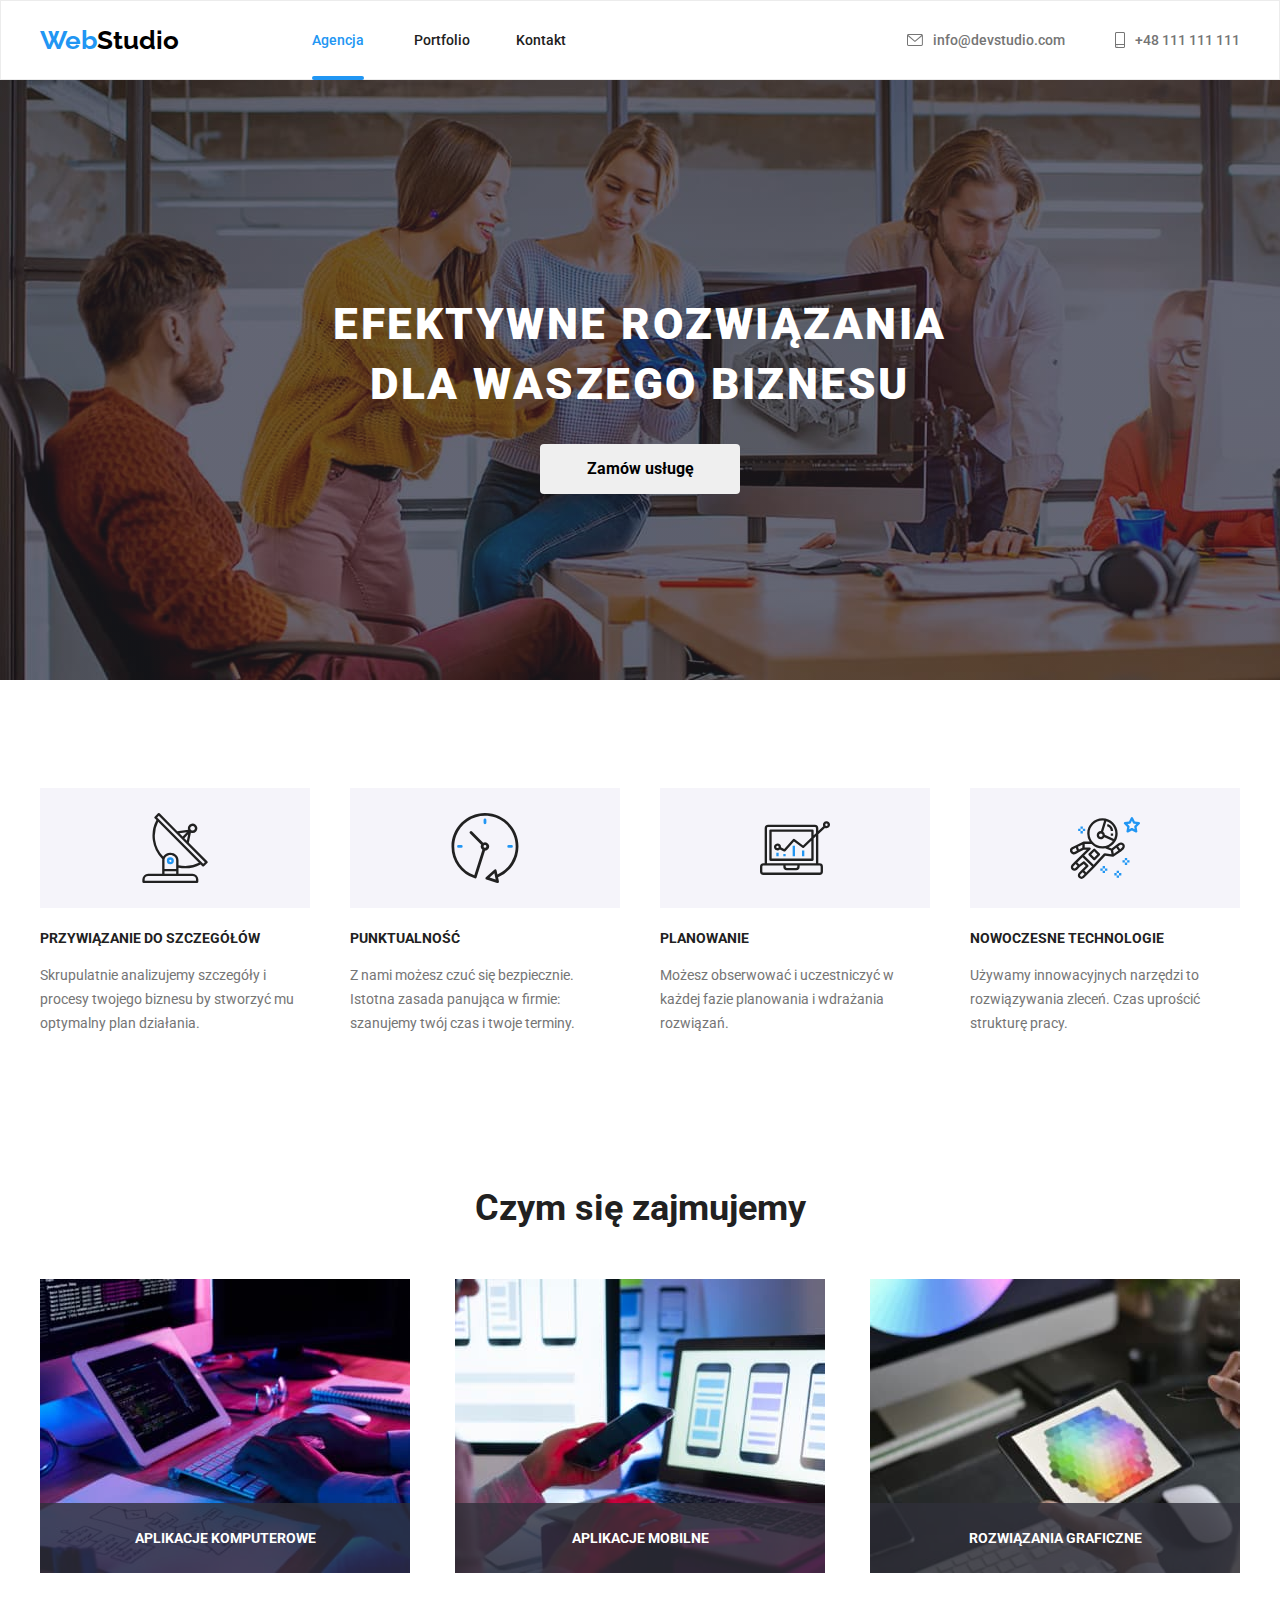
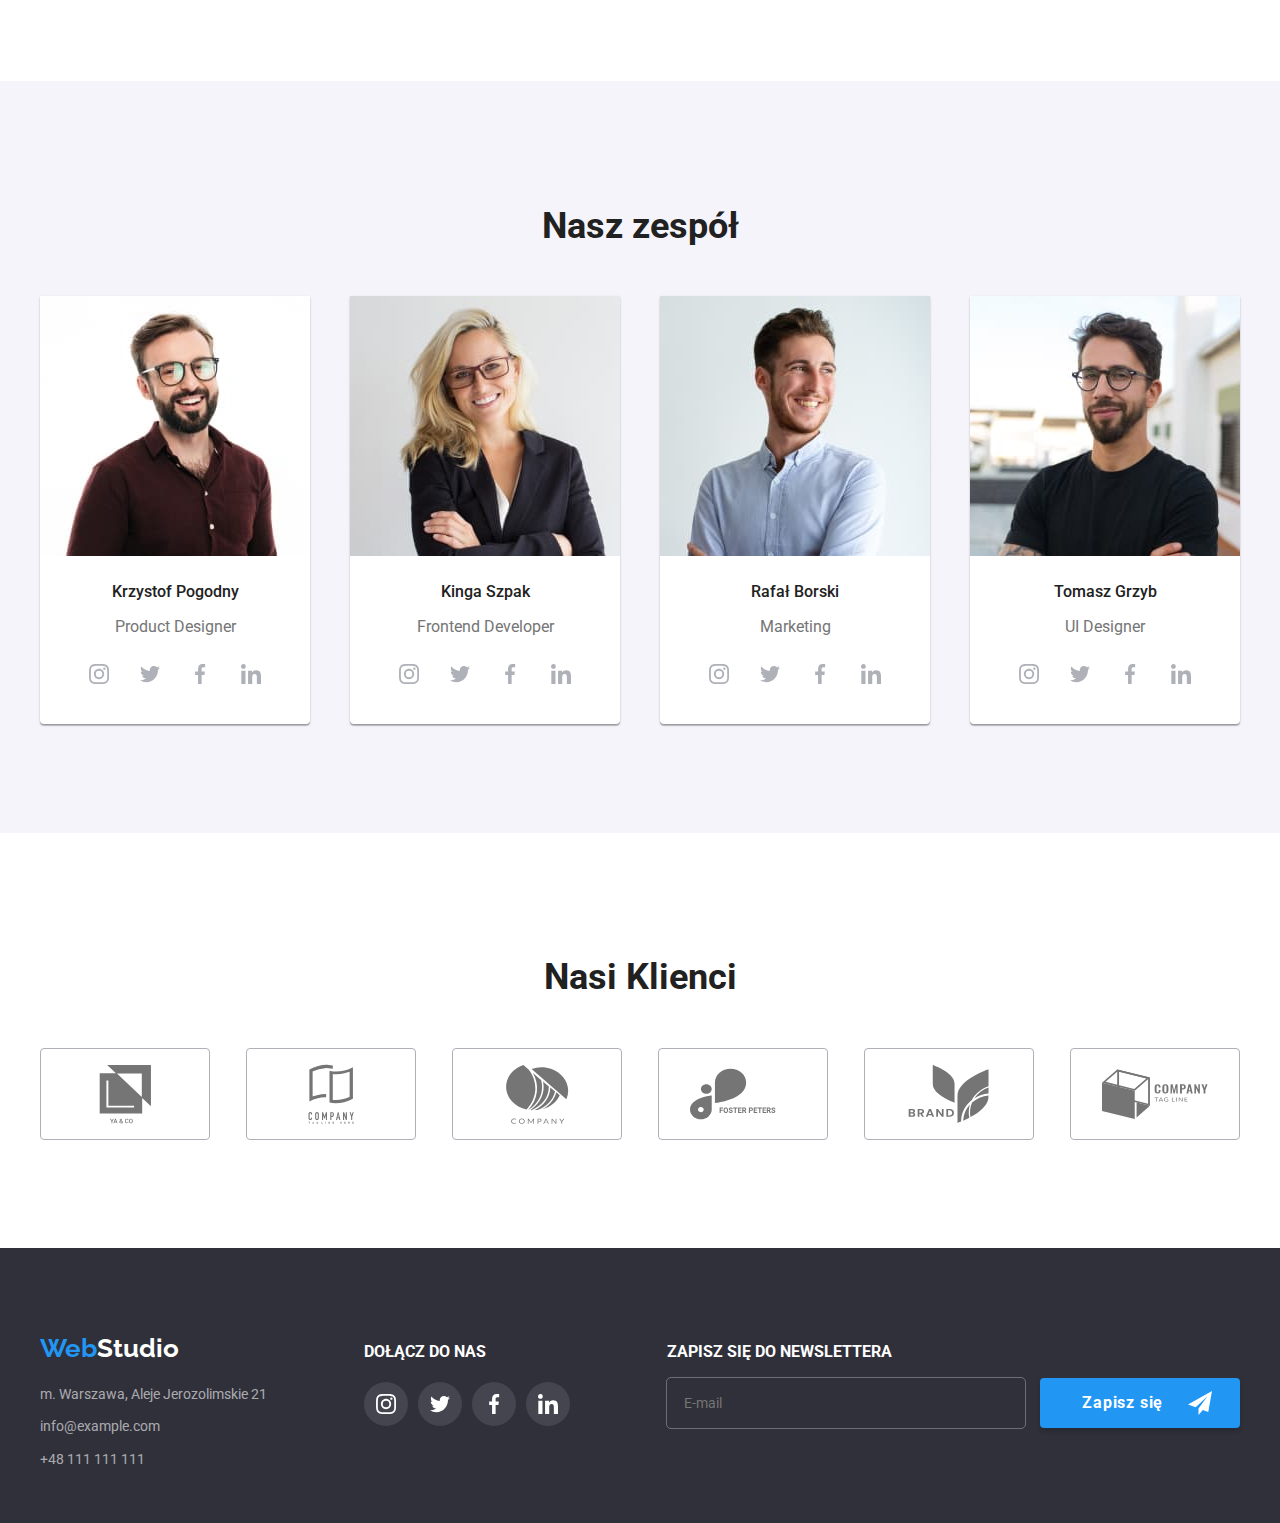
<file: index.html>
<!DOCTYPE html>
<html lang="pl">
  <head>
    <meta charset="UTF-8" />
    <meta http-equiv="X-UA-Compatible" content="IE=edge" />
    <meta name="viewport" content="width=device-width, initial-scale=1.0" />
    <title>Zadanie Domowe #6</title>
    <link rel="preconnect" href="https://fonts.googleapis.com" />
    <link rel="preconnect" href="https://fonts.gstatic.com" crossorigin />
    <link
      href="https://fonts.googleapis.com/css2?family=Raleway:wght@700&family=Roboto:wght@400;500;700;900&display=swap"
      rel="stylesheet" />
    <link href="css/modern-normalize.css" rel="stylesheet" />
    <link href="css/styles.css" rel="stylesheet" />
  </head>

  <body>
    <header>
      <!--Menu-->
      <div class="menu">
        <div class="container">
          <section class="spacing-header">
            <nav>
              <a href="index.html" class="website-logo"
                ><span class="brand-color-logo">Web</span>Studio</a
              >
              <ul class="navigation-list">
                <li class="nav-list-item">
                  <a href="index.html" class="nav-link current">Agencja</a>
                </li>
                <li class="nav-list-item">
                  <a href="portfolio.html" class="nav-link">Portfolio</a>
                </li>
                <li class="nav-list-item">
                  <a href="#" class="nav-link">Kontakt</a>
                </li>
              </ul>
            </nav>
            <ul class="header-contact">
              <li class="header-contact-item">
                <a class="info-header" href="mailto:info@devstudio.com"
                  ><svg class="icon-header" width="16" height="12">
                    <use href="images/icons.svg#icon-envelope"></use></svg>info@devstudio.com</a>
              </li>
              <li class="header-contact-item">
                <a class="info-header" href="tel:+48111111111"
                  ><svg class="icon-header" width="10" height="16">
                    <use href="images/icons.svg#icon-smartphone"></use></svg>+48 111 111 111</a>
              </li>
            </ul>
          </section>
        </div>
      </div>

      <!--Hero-->
      <section class="hero-background">
        <div class="container">
          <div class="hero-spacing">
            <h1 class="hero-header">
              Efektywne rozwiązania dla waszego biznesu
            </h1>
            <button class="hero-select" type="button" data-modal-open>
              Zamów usługę
            </button>
          </div>
        </div>
      </section>
    </header>

    <main>
      <!--Opisy... czegoś-->

      <section class="background-main section-lorem">
        <div class="container">
          <ul class="spacing-main-abilities">
            <li class="abilities-box">
              <svg class="group-item" width="70" height="70">
                <use href="images/icons.svg#icon-antenna"></use>
              </svg>
              <h4 class="abilities-name">Przywiązanie Do Szczegółów</h4>
              <p class="abilities-description">
                Skrupulatnie analizujemy szczegóły i procesy twojego biznesu by
                stworzyć mu optymalny plan działania.
              </p>
            </li>

            <li class="abilities-box">
              <svg class="group-item" width="70" height="70">
                <use href="images/icons.svg#icon-clock"></use>
              </svg>
              <h4 class="abilities-name">Punktualność</h4>
              <p class="abilities-description">
                Z nami możesz czuć się bezpiecznie. Istotna zasada panująca w
                firmie: szanujemy twój czas i twoje terminy.
              </p>
            </li>

            <li class="abilities-box">
              <svg class="group-item" width="70" height="70">
                <use href="images/icons.svg#icon-diagram"></use>
              </svg>
              <h4 class="abilities-name">Planowanie</h4>
              <p class="abilities-description">
                Możesz obserwować i uczestniczyć w każdej fazie planowania i
                wdrażania rozwiązań.
              </p>
            </li>

            <li class="abilities-box">
              <svg class="group-item" width="70" height="70">
                <use href="images/icons.svg#icon-astronaut"></use>
              </svg>
              <h4 class="abilities-name">Nowoczesne Technologie</h4>
              <p class="abilities-description">
                Używamy innowacyjnych narzędzi to rozwiązywania zleceń. Czas
                uprościć strukturę pracy.
              </p>
            </li>
          </ul>
        </div>
      </section>

      <section class="section background-main">
        <!--Czym się zajmujemy (mogę tylko zgadywać co te zdjęcia mają przedstawiać)-->
        <div class="container">
          <h2 class="job-title">Czym się zajmujemy</h2>
          <ul class="job-example">
            <li class="job-item">
              <div class="job-list-item">Aplikacje Komputerowe</div>
              <img
                src="images/whatdowedo/whatdowedo1.jpg"
                alt="kodowanie"
                width="370"
                height="294" />
            </li>
            <li class="job-item">
              <div class="job-list-item">Aplikacje Mobilne</div>
              <img
                src="images/whatdowedo/whatdowedo2.jpg"
                alt="stylowanie"
                width="370"
                height="294" />
            </li>
            <li class="job-item">
              <div class="job-list-item">Rozwiązania Graficzne</div>
              <img
                src="images/whatdowedo/whatdowedo3.jpg"
                alt="projektowanie"
                width="370"
                height="294" />
            </li>
          </ul>
        </div>
      </section>

      <!--Nasz Zespół-->
      <section class="our-team-background section">
        <div class="container">
          <h2 class="job-title">Nasz zespół</h2>

          <ul class="job-example">
            <li class="our-team-photo">
              <img
                src="images/ourteam/team1.jpg"
                alt="product designer John Doe"
                width="270"
                height="260" />

              <h3 class="team-name">Krzystof Pogodny</h3>
              <p class="team-job">Product Designer</p>
              <ul class="social-media-list">
                <li class="social-media-item">
                  <svg class="social-media-icon" width="20" height="20">
                    <use href="images/icons.svg#icon-instagram"></use>
                  </svg>
                </li>
                <li class="social-media-item">
                  <svg class="social-media-icon" width="20" height="20">
                    <use href="images/icons.svg#icon-twitter"></use>
                  </svg>
                </li>
                <li class="social-media-item">
                  <svg class="social-media-icon" width="20" height="20">
                    <use href="images/icons.svg#icon-facebook"></use>
                  </svg>
                </li>
                <li class="social-media-item">
                  <svg class="social-media-icon" width="20" height="20">
                    <use href="images/icons.svg#icon-linkedin"></use>
                  </svg>
                </li>
              </ul>
            </li>

            <li class="our-team-photo">
              <img
                src="images/ourteam/team2.jpg"
                alt="frontend developer John Doe"
                width="270"
                height="260" />

              <h3 class="team-name">Kinga Szpak</h3>
              <p class="team-job">Frontend Developer</p>
              <ul class="social-media-list">
                <li class="social-media-item">
                  <svg class="social-media-icon" width="20" height="20">
                    <use href="images/icons.svg#icon-instagram"></use>
                  </svg>
                </li>
                <li class="social-media-item">
                  <svg class="social-media-icon" width="20" height="20">
                    <use href="images/icons.svg#icon-twitter"></use>
                  </svg>
                </li>
                <li class="social-media-item">
                  <svg class="social-media-icon" width="20" height="20">
                    <use href="images/icons.svg#icon-facebook"></use>
                  </svg>
                </li>
                <li class="social-media-item">
                  <svg class="social-media-icon" width="20" height="20">
                    <use href="images/icons.svg#icon-linkedin"></use>
                  </svg>
                </li>
              </ul>
            </li>
            <li class="our-team-photo">
              <img
                src="images/ourteam/team3.jpg"
                alt="marketing John Doe"
                width="270"
                height="260" />

              <h3 class="team-name">Rafał Borski</h3>
              <p class="team-job">Marketing</p>
              <ul class="social-media-list">
                <li class="social-media-item">
                  <svg class="social-media-icon" width="20" height="20">
                    <use href="images/icons.svg#icon-instagram"></use>
                  </svg>
                </li>
                <li class="social-media-item">
                  <svg class="social-media-icon" width="20" height="20">
                    <use href="images/icons.svg#icon-twitter"></use>
                  </svg>
                </li>
                <li class="social-media-item">
                  <svg class="social-media-icon" width="20" height="20">
                    <use href="images/icons.svg#icon-facebook"></use>
                  </svg>
                </li>
                <li class="social-media-item">
                  <svg class="social-media-icon" width="20" height="20">
                    <use href="images/icons.svg#icon-linkedin"></use>
                  </svg>
                </li>
              </ul>
            </li>
            <li class="our-team-photo">
              <img
                src="images/ourteam/team4.jpg"
                alt="UI Designer John Doe"
                width="270"
                height="260" />

              <h3 class="team-name">Tomasz Grzyb</h3>
              <p class="team-job">UI Designer</p>
              <ul class="social-media-list">
                <li class="social-media-item">
                  <svg width="20" height="20">
                    <use href="images/icons.svg#icon-instagram"></use>
                  </svg>
                </li>
                <li class="social-media-item">
                  <svg width="20" height="20">
                    <use href="images/icons.svg#icon-twitter"></use>
                  </svg>
                </li>
                <li class="social-media-item">
                  <svg width="20" height="20">
                    <use href="images/icons.svg#icon-facebook"></use>
                  </svg>
                </li>
                <li class="social-media-item">
                  <svg width="20" height="20">
                    <use href="images/icons.svg#icon-linkedin"></use>
                  </svg>
                </li>
              </ul>
            </li>
          </ul>
        </div>
      </section>
      <section class="our-clients section">
        <div class="container">
          <h2 class="job-title">Nasi Klienci</h2>
          <ul class="our-clients-list">
            <li class="our-clients-icon">
              <svg width="106" height="60">
                <use href="images/icons.svg#icon-YACO"></use>
              </svg>
            </li>
            <li class="our-clients-icon">
              <svg width="106" height="60">
                <use href="images/icons.svg#icon-Company-Tagline-Here"></use>
              </svg>
            </li>
            <li class="our-clients-icon">
              <svg width="106" height="60">
                <use href="images/icons.svg#icon-Company"></use>
              </svg>
            </li>
            <li class="our-clients-icon">
              <svg width="106" height="60">
                <use href="images/icons.svg#icon-Foster-Peters"></use>
              </svg>
            </li>
            <li class="our-clients-icon">
              <svg width="106" height="60">
                <use href="images/icons.svg#icon-Brand"></use>
              </svg>
            </li>
            <li class="our-clients-icon">
              <svg width="106" height="60">
                <use href="images/icons.svg#icon-Company-Tag-Line"></use>
              </svg>
            </li>
          </ul>
        </div>
      </section>
    </main>
    <footer class="background-footer">
      <div class="container wrapper">
        <!--Dane kontaktowe-->
        <address>
          <ul class="spacing-footer">
            <li>
              <a href="index.html" class="website-logo-footer"
                ><span class="brand-color-logo">Web</span
                ><span class="alternate-logo-color">Studio</span></a
              >
            </li>
            <li>
              <a
                class="info-footer"
                href="https://goo.gl/maps/Q5S3VX1AJdWTQytPA"
                target="_blank">
                m. Warszawa, Aleje Jerozolimskie 21</a
              >
            </li>
            <li>
              <a class="info-footer" href="mailto:info@example.com"
                >info@example.com</a
              >
            </li>
            <li>
              <a class="info-footer" href="tel:+48111111111">+48 111 111 111</a>
            </li>
          </ul>
        </address>
        <div class="social-media-list-footer">
          <h3 class="join-us">Dołącz do nas</h3>
          <ul class="social-media-list-items">
            <li class="social-media-item-footer">
              <svg width="20" height="20">
                <use href="images/icons.svg#icon-instagram"></use>
              </svg>
            </li>
            <li class="social-media-item-footer">
              <svg width="20" height="20">
                <use href="images/icons.svg#icon-twitter"></use>
              </svg>
            </li>
            <li class="social-media-item-footer">
              <svg width="20" height="20">
                <use href="images/icons.svg#icon-facebook"></use>
              </svg>
            </li>
            <li class="social-media-item-footer">
              <svg width="20" height="20">
                <use href="images/icons.svg#icon-linkedin"></use>
              </svg>
            </li>
          </ul>
        </div>

        <form class="form-spacing">
          <h3 class="sign-in">Zapisz się do newslettera</h3>
          <label class="label-items">
            <input
              class="input-item"
              name="footer-email"
              type="email"
              placeholder="E-mail"
              minlength="5" />
          </label>
          <button type="submit" class="sign-in-button">
            <p class="sign-in-text">Zapisz się</p>
            <svg class="sign-in-icon" width="24" height="24">
              <use href="images/icons.svg#icon-icon-send"></use>
            </svg>
          </button>
        </form>
      </div>
    </footer>
    <div class="backdrop is-hidden" data-modal>
      <div class="modal">
        <button type="button" class="close-btn" data-modal-close></button>
        <h2 class="modal-header">Zostaw swoje dane w formularzu poniżej</h2>
        <form class="form-list">
          <label class="form-item">
            <span class="label-span">Imię</span>
            <input
              class="input-box"
              type="text"
              name="modal-name"
              minlength="2"
              placeholder="Jan" />
            <svg class="input-box-name" width="12" height="12">
              <use href="images/icons.svg#icon-Person"></use>
            </svg>
          </label>
          <label class="form-item">
            <span class="label-span">Telefon</span>
            <input
              class="input-box"
              type="text"
              name="modal-phone"
              minlength="9"
              placeholder="+48 123 456 789" />
            <svg class="input-box-phone" width="13" height="13">
              <use href="images/icons.svg#icon-Phone"></use>
            </svg>
          </label>
          <label class="form-item">
            <span class="label-span">Email</span>
            <input
              class="input-box"
              type="email"
              name="modal-email"
              minlength="5"
              placeholder="jan.kowalski@wp.pl" />
            <svg class="input-box-email" width="15" height="12">
              <use href="images/icons.svg#icon-Envelope-alt"></use>
            </svg>
          </label>
          <label class="form-item">
            Komentarz
            <textarea
              class="text-area-box"
              name="feedback"
              placeholder="Wprowadź tekst"></textarea>
          </label>

          <label class="form-consent"
            >Oświadczam iż akceptuję
            <a class="consent-link" href="#">Regulamin</a> i
            <a class="consent-link" href="#">Politykę Prywatności.</a>
            <input
              class="checkbox-size"
              type="checkbox"
              name="modal-checkbox" />
            <svg class="vector-outline">
              <use href="images/icons.svg#icon-Checkbox"></use>
            </svg>
            <svg class="vector-background">
              <use href="images/icons.svg#icon-Vector"></use>
            </svg>
          </label>
          <button class="sign-in-button" type="submit">Wyślij</button>
        </form>
      </div>
    </div>
    <script src="./js/modal.js"></script>
  </body>
</html>
</file>
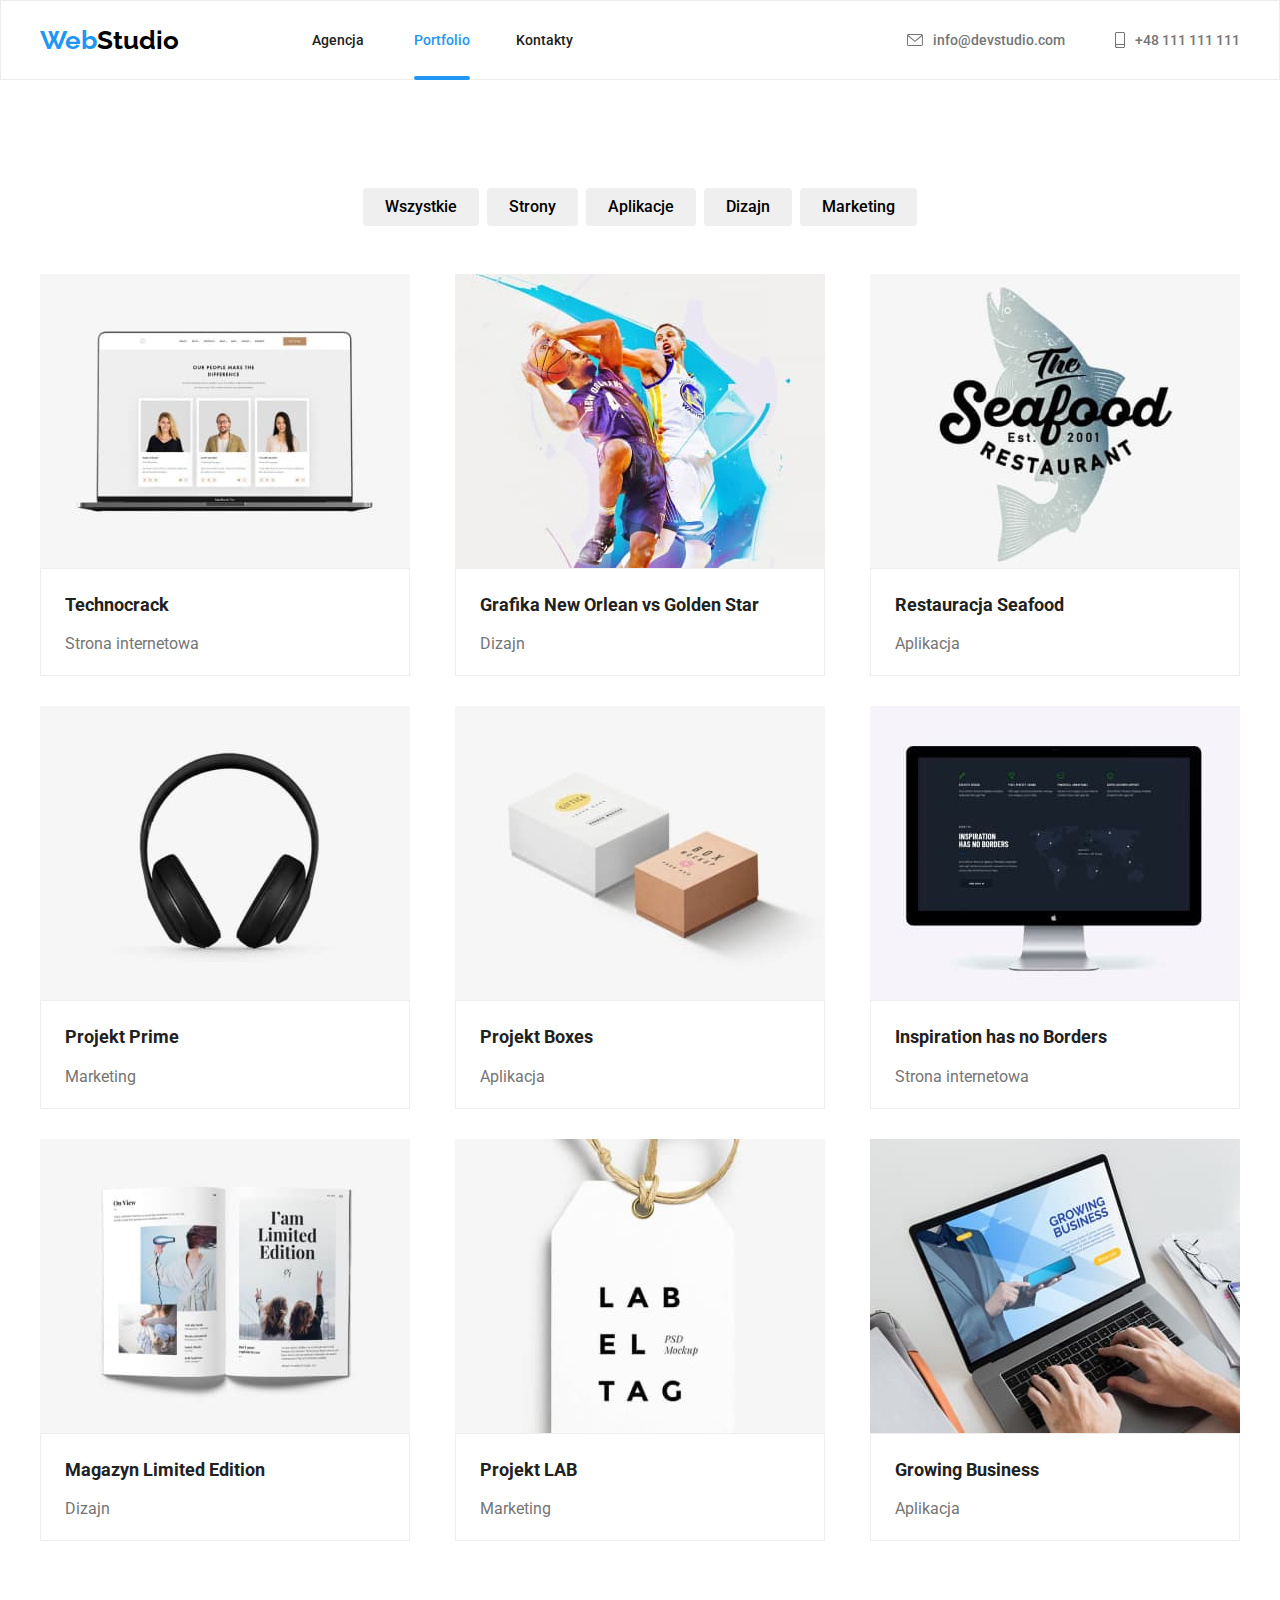
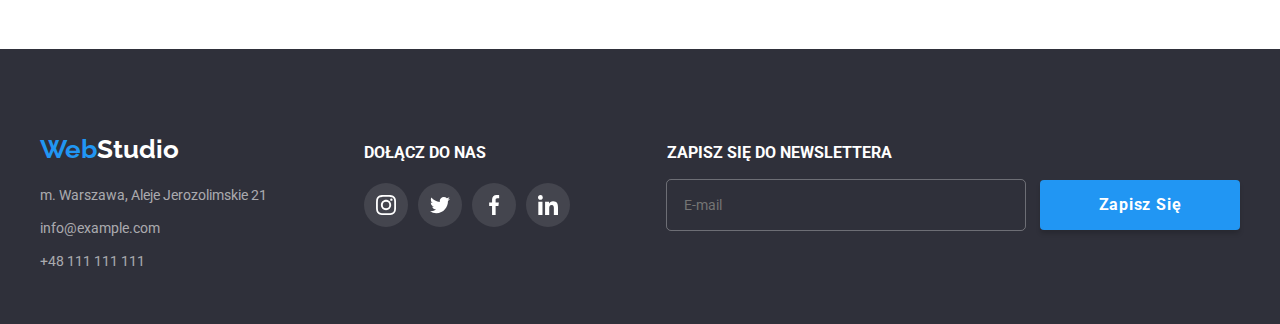
<file: portfolio.html>
<!DOCTYPE html>
<html lang="pl">
  <head>
    <meta charset="UTF-8" />
    <meta http-equiv="X-UA-Compatible" content="IE=edge" />
    <meta name="viewport" content="width=device-width, initial-scale=1.0" />
    <title>Zadanie domowe #6</title>
    <link rel="preconnect" href="https://fonts.googleapis.com" />
    <link rel="preconnect" href="https://fonts.gstatic.com" crossorigin />
    <link
      href="https://fonts.googleapis.com/css2?family=Raleway:wght@700&family=Roboto:wght@400;500;700;900&display=swap"
      rel="stylesheet" />
    <link href="css/modern-normalize.css" rel="stylesheet" />
    <link href="css/styles.css" rel="stylesheet" />
  </head>

  <body>
    <header class="menu">
      <!--Menu-->
      <div class="container">
        <section class="spacing-header">
          <nav>
            <a class="website-logo" href="index.html">
              <span class="brand-color-logo">Web</span>Studio</a
            >
            <ul class="navigation-list">
              <li class="nav-list-item">
                <a class="nav-link" href="index.html">Agencja</a>
              </li>
              <li class="nav-list-item">
                <a class="nav-link current" href="portfolio.html">Portfolio</a>
              </li>
              <li class="nav-list-item">
                <a class="nav-link" href="#">Kontakty</a>
              </li>
            </ul>
          </nav>
          <ul class="header-contact">
            <li class="header-contact-item">
              <a class="info-header" href="mailto:info@devstudio.com"><svg class="icon-header" width="16" height="12">
                  <use href="images/icons.svg#icon-envelope"></use></svg>info@devstudio.com</a>
            </li>
            <li class="header-contact-item">
              <a class="info-header" href="tel:+48111111111"
                ><svg class="icon-header" width="10" height="16">
                  <use href="images/icons.svg#icon-smartphone"></use></svg>+48 111 111 111</a>
            </li>
          </ul>
        </section>
      </div>
    </header>
    <main class="background-main">
      <!--Portfolio-->
      <div class="section">
        <div class="container">
          <div>
            <ul class="spacing-portfolio-select">
              <li>
                <button class="portfolio-select" type="button">
                  Wszystkie
                </button>
              </li>
              <li>
                <button class="portfolio-select" type="button">Strony</button>
              </li>
              <li>
                <button class="portfolio-select" type="button">
                  Aplikacje
                </button>
              </li>
              <li>
                <button class="portfolio-select" type="button">Dizajn</button>
              </li>
              <li>
                <button class="portfolio-select" type="button">
                  Marketing
                </button>
              </li>
            </ul>
          </div>
          <section>
            <ul class="spacing-portfolio-main">
              <li class="portfolio-main-item">
                <div class="overlay">
                  <p>
                    Technocrack jest popularną platformą wykorzystywaną do
                    rozpowszechniania koronawirusa. Firmy wykorzystują tę
                    platformę do celów szpiegowskich i ataków na
                    niezabezpieczone serwery konkurencji
                  </p>
                </div>
                <img
                  src="images/everything/technocrack.jpg"
                  alt="laptop displaying a website"
                  width="370"
                  height="294" />
                <div class="portfolio-description">
                  <h3 class="portfolio-name">Technocrack</h3>
                  <p class="portfolio-type">Strona internetowa</p>
                </div>
              </li>
              <li class="portfolio-main-item">
                <div class="overlay">
                  <p>
                    Technocrack jest popularną platformą wykorzystywaną do
                    rozpowszechniania koronawirusa. Firmy wykorzystują tę
                    platformę do celów szpiegowskich i ataków na
                    niezabezpieczone serwery konkurencji
                  </p>
                </div>
                <img
                  src="images/everything/new-orlean-vs-golden-star.jpg"
                  alt="two basketball players"
                  width="370"
                  height="294" />
                <div class="portfolio-description">
                  <h3 class="portfolio-name">
                    Grafika New Orlean vs Golden Star
                  </h3>
                  <p class="portfolio-type">Dizajn</p>
                </div>
              </li>
              <li class="portfolio-main-item">
                <div class="overlay">
                  <p>
                    Technocrack jest popularną platformą wykorzystywaną do
                    rozpowszechniania koronawirusa. Firmy wykorzystują tę
                    platformę do celów szpiegowskich i ataków na
                    niezabezpieczone serwery konkurencji
                  </p>
                </div>
                <img
                  src="images/everything/seafood.jpg"
                  alt="logo on top of a fish"
                  width="370"
                  height="294" />
                <div class="portfolio-description">
                  <h3 class="portfolio-name">Restauracja Seafood</h3>
                  <p class="portfolio-type">Aplikacja</p>
                </div>
              </li>
              <li class="portfolio-main-item">
                <div class="overlay">
                  <p>
                    Technocrack jest popularną platformą wykorzystywaną do
                    rozpowszechniania koronawirusa. Firmy wykorzystują tę
                    platformę do celów szpiegowskich i ataków na
                    niezabezpieczone serwery konkurencji
                  </p>
                </div>
                <img
                  src="images/everything/prime.jpg"
                  alt="black headphones"
                  width="370"
                  height="294" />
                <div class="portfolio-description">
                  <h3 class="portfolio-name">Projekt Prime</h3>
                  <p class="portfolio-type">Marketing</p>
                </div>
              </li>
              <li class="portfolio-main-item">
                <div class="overlay">
                  <p>
                    Technocrack jest popularną platformą wykorzystywaną do
                    rozpowszechniania koronawirusa. Firmy wykorzystują tę
                    platformę do celów szpiegowskich i ataków na
                    niezabezpieczone serwery konkurencji
                  </p>
                </div>
                <img
                  src="images/everything/boxes.jpg"
                  alt="white and brown box"
                  width="370"
                  height="294" />
                <div class="portfolio-description">
                  <h3 class="portfolio-name">Projekt Boxes</h3>
                  <p class="portfolio-type">Aplikacja</p>
                </div>
              </li>
              <li class="portfolio-main-item">
                <div class="overlay">
                  <p>
                    Technocrack jest popularną platformą wykorzystywaną do
                    rozpowszechniania koronawirusa. Firmy wykorzystują tę
                    platformę do celów szpiegowskich i ataków na
                    niezabezpieczone serwery konkurencji
                  </p>
                </div>
                <img
                  src="images/everything/inspiration-has-no-borders.jpg"
                  alt="monitor displaying a website"
                  width="370"
                  height="294" />
                <div class="portfolio-description">
                  <h3 class="portfolio-name">Inspiration has no Borders</h3>
                  <p class="portfolio-type">Strona internetowa</p>
                </div>
              </li>
              <li class="portfolio-main-item">
                <div class="overlay">
                  <p>
                    Technocrack jest popularną platformą wykorzystywaną do
                    rozpowszechniania koronawirusa. Firmy wykorzystują tę
                    platformę do celów szpiegowskich i ataków na
                    niezabezpieczone serwery konkurencji
                  </p>
                </div>
                <img
                  src="images/everything/limited-Edition.jpg"
                  alt="opened magazine"
                  width="370"
                  height="294" />
                <div class="portfolio-description">
                  <h3 class="portfolio-name">Magazyn Limited Edition</h3>
                  <p class="portfolio-type">Dizajn</p>
                </div>
              </li>
              <li class="portfolio-main-item">
                <div class="overlay">
                  <p>
                    Technocrack jest popularną platformą wykorzystywaną do
                    rozpowszechniania koronawirusa. Firmy wykorzystują tę
                    platformę do celów szpiegowskich i ataków na
                    niezabezpieczone serwery konkurencji
                  </p>
                </div>
                <img
                  src="images/everything/lab.jpg"
                  alt="large wide tag"
                  width="370"
                  height="294" />
                <div class="portfolio-description">
                  <h3 class="portfolio-name">Projekt LAB</h3>
                  <p class="portfolio-type">Marketing</p>
                </div>
              </li>
              <li class="portfolio-main-item">
                <div class="overlay">
                  <p>
                    Technocrack jest popularną platformą wykorzystywaną do
                    rozpowszechniania koronawirusa. Firmy wykorzystują tę
                    platformę do celów szpiegowskich i ataków na
                    niezabezpieczone serwery konkurencji
                  </p>
                </div>
                <img
                  src="images/everything/growing-business.jpg"
                  alt="hands writing on a laptop"
                  width="370"
                  height="294" />
                <div class="portfolio-description">
                  <h3 class="portfolio-name">Growing Business</h3>
                  <p class="portfolio-type">Aplikacja</p>
                </div>
              </li>
            </ul>
          </section>
        </div>
      </div>
    </main>

    <footer class="background-footer">
      <div class="container wrapper">
        <!--Dane kontaktowe-->
        <address>
          <ul class="spacing-footer">
            <li>
              <a href="index.html" class="website-logo-footer"
                ><span class="brand-color-logo">Web</span
                ><span class="alternate-logo-color">Studio</span></a
              >
            </li>
            <li>
              <a
                class="info-footer"
                href="https://goo.gl/maps/Q5S3VX1AJdWTQytPA"
                target="_blank">
                m. Warszawa, Aleje Jerozolimskie 21</a
              >
            </li>
            <li>
              <a class="info-footer" href="mailto:info@example.com"
                >info@example.com</a
              >
            </li>
            <li>
              <a class="info-footer" href="tel:+48111111111">+48 111 111 111</a>
            </li>
          </ul>
        </address>
        <div class="social-media-list-footer">
          <h3 class="join-us">Dołącz do nas</h3>
          <ul class="social-media-list-items">
            <li class="social-media-item-footer">
              <svg class="social-media-icon" width="20" height="20">
                <use href="images/icons.svg#icon-instagram"></use>
              </svg>
            </li>
            <li class="social-media-item-footer">
              <svg class="social-media-icon" width="20" height="20">
                <use href="images/icons.svg#icon-twitter"></use>
              </svg>
            </li>
            <li class="social-media-item-footer">
              <svg class="social-media-icon" width="20" height="20">
                <use href="images/icons.svg#icon-facebook"></use>
              </svg>
            </li>
            <li class="social-media-item-footer">
              <svg class="social-media-icon" width="20" height="20">
                <use href="images/icons.svg#icon-linkedin"></use>
              </svg>
            </li>
          </ul>
        </div>

        <form class="form-spacing">
          <h3 class="sign-in">Zapisz się do newslettera</h3>
          <label class="label-items">
            <input
              class="input-item"
              type="email"
              placeholder="E-mail"
              name="footer-email" />
          </label>
          <button type="submit" class="sign-in-button">Zapisz Się</button>
        </form>
      </div>
    </footer>
  </body>
</html>
</file>
<file: css/styles.css>
* {
  box-sizing: border-box;
}
/*To zadanie było czystym chaosem. O ile efekt osiągnałem to mam wątpliwości co do zastonowanej do niego medody*/
:root {
  /*Nie wpisałem tu kolorów białego i czarnego jako, że się je szybciej wpisuje niż pozostałe i pojawiają się tylko kilka razy na całej stronie. Czy lepiej jednak wpisywać tu każdy kolor?*/
  --brand-color: rgb(33, 150, 243, 100%);
  --brand-color-opaque: rgb(33, 150, 243, 90%);
  --letter-color: rgb(255, 255, 255, 100%);
  --main-background-color: rgb(255, 255, 255, 100%);
  --text-color: rgb(33, 33, 33, 100%);
  --background-color: rgb(47, 48, 58, 100%);
  --hero-background: rgb(47, 48, 58, 40%);
  --info-color: rgb(117, 117, 117, 100%);
  --info-footer-color: rgb(255, 255, 255, 60%);
  --group-color: rgb(245, 244, 250, 100%);
  --icon-color: rgb(175, 177, 184, 100%);
  --label-text-color: rgba(117, 117, 117, 0.5);
  --valid-label: rgba(16, 206, 16, 100%);
  --invalid-label: rgba(151, 14, 14, 100%);
  --transition-delay: cubic-bezier(0.4, 0, 0.2, 1) 250ms;
  --animation: YouSpinMeRoundNow 4s cubic-bezier(0.4, 0, 0.2, 1) 250ms 1 both;
}
body {
  font-family: "Roboto", sans-serif;
  color: var(--text-color);
  font-size: 14px;
  background-color: #e5e5e5;
  margin: 0;
  padding: 0;
}

li {
  list-style: none;
}
.section {
  padding-top: 94px;
  padding-bottom: 94px;
}
/*W kryteriach jest napisane że ma być 1200px, ale na stronie jest 1170px.
To sprawia że trzeba brać poprawkę na wszystkie poziome marginy, bo inaczej elementy na
stronie nie ułożą się tak jak trzeba.*/
.container {
  width: 1200px;
  margin: auto;
}
/*Logo WebStudio*/
.website-logo {
  font-family: "Raleway", sans-serif;
  font-size: 26px;
  font-weight: 700;
  line-height: 1.95;
  color: black;
  text-decoration: none;
  margin-right: 93px;
  transition: var(--transition-delay);
}
.website-logo-footer {
  font-family: "Raleway", sans-serif;
  font-size: 26px;
  font-weight: 700;
  line-height: 1.95;
  color: black;
  text-decoration: none;
  font-style: normal;
  transition: var(--transition-delay);
}
.alternate-logo-color {
  color: var(--letter-color);
}
.brand-color-logo {
  color: var(--brand-color);
}
/*Header*/
.menu {
  height: 80px;
  border: #ececec 1px solid;
  background-color: var(--main-background-color);
  display: flex;
  align-items: center;
}
nav {
  display: inline-flex;
  align-items: center;
}
.spacing-header {
  display: flex;
  align-items: center;
  justify-content: space-between;
}
.navigation-list {
  display: inline-flex;
}
.nav-list-item {
  padding-right: 46px;
  display: inline-flex;
}
.nav-list-item:last-child {
  padding-right: 0;
}
.nav-link {
  font-weight: 500;
  text-decoration: none;
  color: var(--text-color);
}
.header-contact {
  display: inline-flex;
}
.header-contact-item {
  display: inline-flex;
}
/*Autosprawdzanie wywala błąd jak pisze się currentcolor zamiast currentColor, ale ma być bez wielkich liter, a VSC też domyślnie proponuje z małej litery*/
.icon-header {
  margin-right: 10px;
  --color1: currentcolor;
  --color2: currentcolor;
}

header section ul li:first-child {
  padding-right: 50px;
}

.info-header {
  color: var(--info-color);
  text-decoration: none;
  font-weight: 500;
  line-height: 1.5;
  height: 16px;
  display: inline-flex;
  align-items: center;
}

.hero-header {
  font-size: 44px;
  font-weight: 900;
  letter-spacing: 2.5px;
  line-height: 1.36;
  color: var(--main-background-color);
  margin-left: 252px;
  margin-right: 252px;

  text-transform: uppercase;
  /*Z uwagi na to że container w figmie jest odrobinę mniejszy, nie jestem w stanie wycentrować elementów przy wykorzystaniu tych samych wartości marginesów.*/
}
.hero-select {
  font-weight: 700;
  font-size: 16px;
  line-height: 1.88;
  cursor: pointer;
  width: 200px;
  height: 50px;
  border: none;
  border-radius: 4px;
  transition: var(--transition-delay);
}

.hero-background {
  background: linear-gradient(rgba(47, 48, 58, 0.4), rgba(47, 48, 58, 0.4)),
    url(../images/herobackground/effectivesolutions.jpg);
  background-size: cover;
  height: 600px;
  display: flex;
  align-items: center;
}

.hero-spacing {
  text-align: center;
}
/*Nie byłem pewien jak sprawić by logo na dole po najechaniu zmieniało kolor na niebieski oraz zachowało swój biały kolor bez nadawania mu osobnej klasy */
a:hover,
a:focus,
a:active,
.website-logo:hover,
.website-logo:focus,
.website-logo:active,
.alternate-logo-color:hover,
.alternate-logo-color:focus,
.alternate-logo-color:active {
  color: var(--brand-color);
  transition: var(--transition-delay);
}
.current {
  color: var(--brand-color);
  position: relative;
}
.current::after {
  display: block;
  content: "";
  position: absolute;
  top: 44px;
  width: 100%;
  height: 4px;
  border-radius: 2px;
  background-color: var(--brand-color);
}
/*Przyciski*/
button:hover,
button:focus,
button:active {
  background-color: var(--brand-color);
  color: var(--main-background-color);
  transition: var(--transition-delay);
}

.social-media-item:hover,
.social-media-item:focus {
  border-radius: 50%;
  --color4: white;
  background-color: var(--brand-color);
  cursor: pointer;
  transition: var(--transition-delay);
}
.social-media-item:active {
  filter: drop-shadow(0px 4px 4px rgba(0, 0, 0, 0.25));
  background-color: var(--main-background-color);
  --color4: var(--icon-color);
  border-radius: 50%;
}
.social-media-item-footer:hover,
.social-media-item-footer:focus {
  border-radius: 50%;
  --color4: var(--letter-color);
  background-color: var(--brand-color);
  cursor: pointer;
  transition: var(--transition-delay);
}
.social-media-item-footer:active {
  background-color: var(--letter-color);
  --color4: var(--background-color);
  border-radius: 50%;
}
.our-clients-icon:hover,
.our-clients-icon:focus,
.our-clients-icon:active {
  transition: var(--transition-delay);
  --color2:currentColor;
  --color4:currentColor;
  border-color: var(--brand-color);
  cursor: pointer;
  color: var(--brand-color);
}

.portfolio-select:hover,
.portfolio-select:focus,
.portfolio-select:active {
  box-shadow: 0px 3px 1px rgba(0, 0, 0, 0.1), 0px 1px 2px rgba(0, 0, 0, 0.08),
    0px 2px 2px rgba(0, 0, 0, 0.12);
  border-radius: 4px;
  transition: var(--transition-delay);
}
.portfolio-main-item:hover,
.portfolio-main-item:focus,
.portfolio-main-item:active {
  box-shadow: 0px 1px 1px rgba(0, 0, 0, 0.12), 0px 4px 4px rgba(0, 0, 0, 0.06),
    1px 4px 6px rgba(0, 0, 0, 0.16);
  cursor: pointer;
  transition: var(--transition-delay);
}
.overlay {
  position: absolute;
  width: 370px;
  height: 294px;
  background-color: var(--brand-color-opaque);
  font-size: 18px;
  color: var(--main-background-color);
  line-height: 1.33;
  padding: 49px 45px 49px 24px;
  transition: var(--transition-delay);
  transform: translateY(
    100%
  ); /*Nie wiem czemu ustawiając na 100%, element minimalnie wystaje... a przynajmniej tak było, zmieniłem z powrotem na 100 i już tego nie ma. Nie mam pojęcia dlaczego.*/
}
.portfolio-main-item:hover .overlay,
.portfolio-main-item:focus .overlay,
.portfolio-main-item:active .overlay {
  transform: translateY(0);
  transition: var(--transition-delay);
}
/*Main*/
.background-main {
  background-color: var(--main-background-color);
}
.spacing-portfolio-select {
  display: flex;
  justify-content: center;
  padding: 0;
}
.group-item {
  padding: 25px 100px 25px 100px;
  background-color: var(--group-color);
  width: 270px;
  height: 120px;
}
.portfolio-select {
  font-size: 16px;
  font-weight: 500;
  line-height: 1.62;
  cursor: pointer;
  margin-right: 8px;
  margin-bottom: 34px;
  height: 38px;
  padding: 6px 22px;
  border: none;
  border-radius: 4px;
  transition: var(--transition-delay);
}
li:last-child button {
  margin: 0;
}
.spacing-portfolio-main {
  display: flex;
  flex-wrap: wrap;
  justify-content: space-between;
  padding: 0;
}
.portfolio-description {
  padding-left: 24px;
  border: 1px solid #eeeeee;
  position: relative;
  z-index: 1;
  background-color: var(--main-background-color);
}
.portfolio-name {
  font-size: 18px;
  font-weight: 700;
  line-height: 2;
  margin-bottom: 0.4rem;
}
.portfolio-type {
  color: var(--info-color);
  font-size: 16px;
  line-height: 1.88;
  margin-top: 0.4rem;
}
.portfolio-main-item {
  margin-bottom: 30px;
  display: grid;
  position: relative;
  overflow: hidden;
}
.portfolio-main-item:nth-child(n + 7) {
  margin-bottom: 0px;
}
.section-lorem {
  display: grid;
  padding-top: 94px;
}
.spacing-main-abilities {
  display: flex;
  justify-content: space-between;
  padding: 0;
}
.abilities-box {
  width: 270px;
  margin-right: 30px;
}
.abilities-box:last-child {
  margin-right: 0;
}
.abilities-name {
  font-weight: 700;
  text-transform: uppercase;
}
.abilities-description {
  line-height: 1.71;
  color: var(--info-color);
  width: 95%;
}
.job-title {
  font-size: 36px;
  font-weight: 700;
  line-height: 1.13;
  text-align: center;
}
.job-example {
  display: flex;
  justify-content: space-between;
  margin-top: 50px;
  gap: 30px;
  padding: 0;
}
.job-item {
  width: 370px;
  height: 294px;
  position: relative;
}
.job-list-item {
  position: absolute;
  display: flex;
  justify-content: center;
  align-items: center;
  bottom: 0%;
  height: 70px;
  width: 370px;
  background-color: rgba(47, 48, 58, 80%);
  font-weight: 700;
  color: var(--letter-color);
  text-transform: uppercase;
}

.team-name {
  font-weight: 500;
  font-size: 16px;
  line-height: 1.2;
  padding-top: 7px;
  font-style: medium;
}
.team-job {
  font-size: 16px;
  color: var(--info-color);
}
.team-description {
  font-size: 16px;
  color: var(--info-color);
  line-height: 1.2;
}
.our-team-background {
  background-color: #f5f4fa;
  border: 1px #f5f4fa solid;
  text-align: center;
}
.our-team-photo {
  background-color: var(--main-background-color);
  box-shadow: 0px 2px 1px 0px #00000033, 0px 1px 1px 0px #00000024,
    0px 1px 3px 0px #0000001f;

  border-radius: 0px 0px 4px 4px;
  height: 428px;
}
.social-media-list {
  display: flex;
  justify-content: space-evenly;
  padding: 0;
  margin-left: 30px;
  margin-right: 30px;
}
.social-media-item {
  margin-bottom: 30px;
  height: 44px;
  width: 44px;
  border-radius: 50%;
  display: flex;
  align-items: center;
  justify-content: center;
  transition: var(--transition-delay);
}
.social-media-item:last-child {
  padding-right: 0;
}
.our-clients {
  background-color: var(--main-background-color);
  display: flex;
  align-items: center;
}
.our-clients-list {
  display: flex;
  justify-content: space-between;
  margin-top: 50px;
  padding: 0;
}
.our-clients-icon {
  width: 170px;
  height: 92px;
  border: 1px solid rgba(175, 177, 184, 1);
  border-radius: 4px;
  display: flex;
  justify-content: center;
  align-items: center;
  transition: var(--transition-delay);
  color: var(--info-color);
  --color2: var(--info-color);
  --color4: var(--info-color);
}

/*Footer*/
.spacing-footer {
  display: flex;
  flex-direction: column;
  justify-content: space-between;
  gap: 9px;
  padding: 0;
}
.background-footer {
  background-color: var(--background-color);
  display: flex;
}
.wrapper {
  display: flex;
  flex-wrap: wrap;
  align-items: baseline;
  justify-content: space-between;
  vertical-align: baseline;
}

.info-footer {
  color: var(--info-footer-color);
  text-decoration: none;
  line-height: 1.71;
  font-style: normal;
  transition: var(--transition-delay);
}

.info-footer-location {
  text-decoration: none;
  line-height: 1.71;
  color: var(--letter-color);
  font-style: normal;
  transition: var(--transition-delay);
}
.social-media-list-footer {
  width: 206px;
  height: 80px;
  margin-top: 95px;
  margin-bottom: 100px;
  display: flex;
  flex-direction: column;
  justify-content: baseline;

  transition: var(--transition-delay);
}
.social-media-list-items {
  display: flex;
  padding-left: 0;
  justify-content: space-between;
  margin-top: 20px;
}
.social-media-list-items:last-child {
  padding-right: 0;
}
.social-media-item-footer {
  height: 44px;
  width: 44px;
  display: flex;
  align-items: center;
  justify-content: center;
  border-radius: 50%;
  --color4: var(--letter-color);
  background-color: rgba(255, 255, 255, 10%);
}
.social-media-item-footer:last-child {
  padding-right: 0;
}

.join-us {
  font-weight: 700;
  color: var(--letter-color);
  margin: 0;
  text-transform: uppercase;
}

.label-items {
  display: inline-flex;
  padding-right: 12px;
}

.form-item:focus-within > svg {
  color: var(--brand-color);
  fill: var(--brand-color);
  transition: var(--transition-delay);
}
.input-box:focus-within {
  outline-color: var(--brand-color);
  transition: var(--transition-delay);
}
.text-area-box:focus-within {
  outline-color: var(--brand-color);
  transition: var(--transition-delay);
}

.input-item {
  background-color: var(--background-color);
  border: 1px solid rgba(33, 150, 243, 0);
  border-radius: 4px;
  width: 358px;
  height: 50px;
  padding: 15px 0 15px 16px;
  color: var(--letter-color);
  outline: 1px solid rgba(255, 255, 255, 0.3);
}
.input-item:focus-within {
  box-shadow: 0px 4px 4px 0px rgba(0, 0, 0, 0.15);
  border-color: var(--brand-color);
  outline-color: var(--brand-color);
}
.input-item:not(:placeholder-shown):valid {
  outline-color: var(--valid-label);
  border-color: var(--valid-label);
}
.input-item:not(:valid):not(:placeholder-shown) {
  border-color: var(--invalid-label);
  outline-color: var(--invalid-label);
}
.sign-in {
  color: var(--letter-color);
  text-transform: uppercase;
  font-weight: 700;
}

.sign-in-button {
  width: 200px;
  height: 50px;
  color: var(--letter-color);
  background-color: var(--brand-color);
  cursor: pointer;
  display: inline-flex;
  justify-content: space-around;
  align-items: center;
  letter-spacing: 0.05em;
  font-size: 16px;
  line-height: 1.6;
  font-weight: bold;
  border-radius: 4px;
  border: none;
  box-shadow: 0px 4px 4px 0px rgba(0, 0, 0, 0.15);
  padding: 0;
  transition: var(--transition-delay);
}
.sign-in-button:hover,
.sign-in-button:focus,
.sign-in-button:active {
  scale: 1.1;
}
.sign-in-text {
  padding: 10px 24px 10px 42px;
}
.sign-in-icon {
  margin-right: 28px;
}
/*Modal*/
.backdrop {
  position: fixed;
  left: 0;
  top: 0;
  width: 100%;
  height: 100%;
  background-color: rgba(0, 0, 0, 0.2);
  /* animation: FadeIn 4s ease-in-out; */
  transition-property: opacity, visibility;
  transition: var(--transition-delay);
}
.backdrop:active {
  animation: none;
}

.modal {
  position: absolute;
  top: 50%;
  left: 50%;
  transform: translate(-50%, -50%);
  width: 528px;
  min-height: 581px;
  background-color: var(--main-background-color);
  border-radius: 4px;
  transition: var(--transition-delay);
  /* animation: var(--animation); */
  box-shadow: 0 2px 1px 0 rgba(0, 0, 0, 0.2), 0 1px 1px 0 rgba(0, 0, 0, 0.14),
    0 1px 3px 0 rgba(0, 0, 0, 0.12);
}

.modal:active {
  animation: none;
}
.modal-header {
  text-align: center;
  margin-top: 40px;
}
.input-box {
  width: 448px;
  height: 40px;
  border-radius: 4px;
  border: 1px solid rgba(33, 33, 33, 0.2);
  padding-left: 35px;
  gap: 10px;
  transition: var(--transition-delay);
}
.input-box:invalid {
  outline-color: var(--invalid-label);
}
.input-box:valid:not(:placeholder-shown) {
  outline-color: var(--valid-label);
}
.input-box::placeholder {
  color: var(--label-text-color);
}
.input-box-name {
  position: absolute;
  top: 57%;
  left: 15px;
}

.input-box-phone {
  position: absolute;
  top: 57%;
  left: 14.27px;
}
.input-box-email {
  position: absolute;
  top: 57%;
  left: 13.5px;
}
.label-span {
  margin-bottom: 4px;
}

.form-list {
  display: flex;
  flex-direction: column;
  align-items: center;
  gap: 10px;
}
.form-item {
  display: inline-flex;
  flex-direction: column;
  color: var(--info-color);
  position: relative;
}

.form-consent {
  display: block;
  position: relative;
  cursor: pointer;
  gap: 8px;
  margin: 10px 0 30px 20px;
  transition: var(--transition-delay);
  letter-spacing: 0.03em;
  color: var(--info-color);
}
.checkbox-size {
  position: absolute;
  opacity: 0;
  cursor: pointer;
  height: 0;
  width: 0;
}

.vector-background {
  position: absolute;
  top: 0;
  left: -25px;
  width: 16px;
  height: 15px;
  visibility: hidden;
  border-radius: 4px;
}
.vector-outline {
  position: absolute;
  top: 0;
  left: -25px;
  width: 16px;
  height: 15px;
}

.checkbox-size:checked ~ .vector-background {
  background-color: var(--brand-color);
  border-color: var(--brand-color);
  transition: var(--transition-delay);
  visibility: visible;
}
.checkbox-size:checked ~ .vector-outline {
  fill: var(--brand-color);
  transition: var(--transition-delay);
}

.text-area-box {
  width: 448px;
  height: 120px;
  border: 1px solid rgba(33, 33, 33, 0.2);
  border-radius: 4px;
  padding-top: 12px;
  padding-left: 16px;
  resize: none;
  transition: var(--transition-delay);
}
.text-area-box::placeholder {
  color: var(--label-text-color);
}
.consent-link {
  color: var(--brand-color);
}

/* @keyframes YouSpinMeRoundNow {
  33% {
    top: 80%;
    left: 80%;
    rotate: 720deg;
    scale: 0.2;
    opacity: 0.2;
    background-color: black;
  }
  66% {
    top: 20%;
    left: 20%;
    rotate: 1440deg;
    scale: 0.4;
    opacity: 0.4;
    background-color: grey;
  }
  100% {
    left: 50%;
    top: 50%;
    rotate: 2160deg;
    scale: 1;
    opacity: 1;
  }
}
@keyframes FadeIn {
  33% {
    opacity: 0.2;
    scale: 0.3;
  }
  66% {
    opacity: 0.4;
    scale: 0.5;
  }
  100% {
    opacity: 1;
    scale: 1;
  }
} */
.close-btn {
  position: absolute;
  top: 8px;
  right: 8px;
  width: 30px;
  height: 30px;
  background-color: var(--main-background-color);
  border: 1px solid rgba(0, 0, 0, 0.1);
  border-radius: 50%;
}
.close-btn:before,
.close-btn:after {
  content: "";
  width: 15px;
  height: 2px;
  background-color: black;
}

.close-btn::before {
  position: absolute;
  transform: rotate(45deg);
  left: 25%;
}
.close-btn::after {
  position: absolute;
  transform: rotate(-45deg);
  left: 25%;
}
.is-hidden {
  opacity: 0;
  visibility: hidden;
  pointer-events: none;
}
</file>
